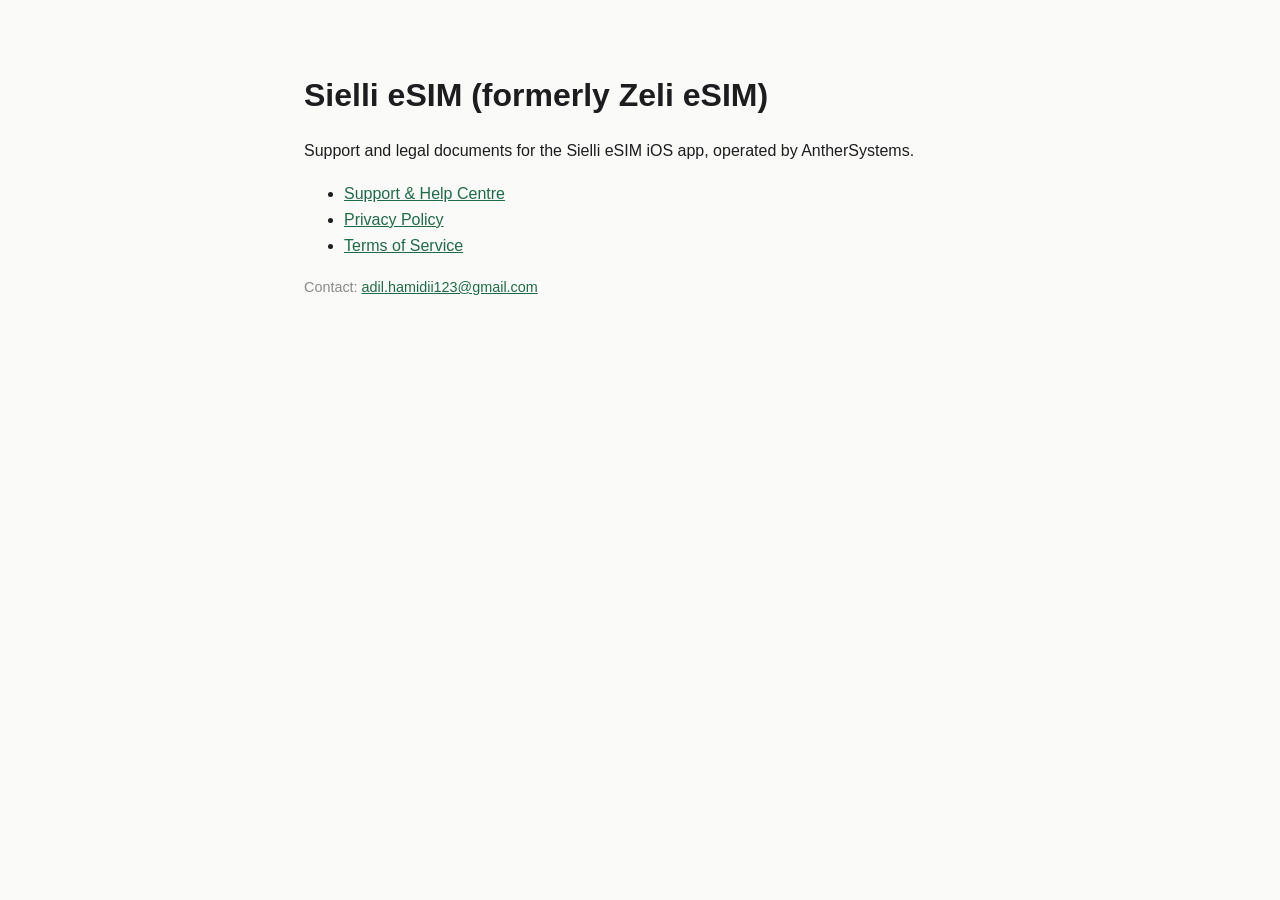
<file: index.html>
<!DOCTYPE html>
<html lang="en">
<head>
<meta charset="utf-8">
<meta name="viewport" content="width=device-width, initial-scale=1">
<title>Sielli eSIM — Support &amp; Legal</title>
<link rel="stylesheet" href="style.css">
</head>
<body>
<main>
<h1>Sielli eSIM (formerly Zeli eSIM)</h1>
<p>Support and legal documents for the Sielli eSIM iOS app, operated by AntherSystems.</p>
<ul>
<li><a href="support.html">Support &amp; Help Centre</a></li>
<li><a href="privacy.html">Privacy Policy</a></li>
<li><a href="terms.html">Terms of Service</a></li>
</ul>
<p class="footer">Contact: <a href="mailto:adil.hamidii123@gmail.com">adil.hamidii123@gmail.com</a></p>
</main>
</body>
</html>
</file>
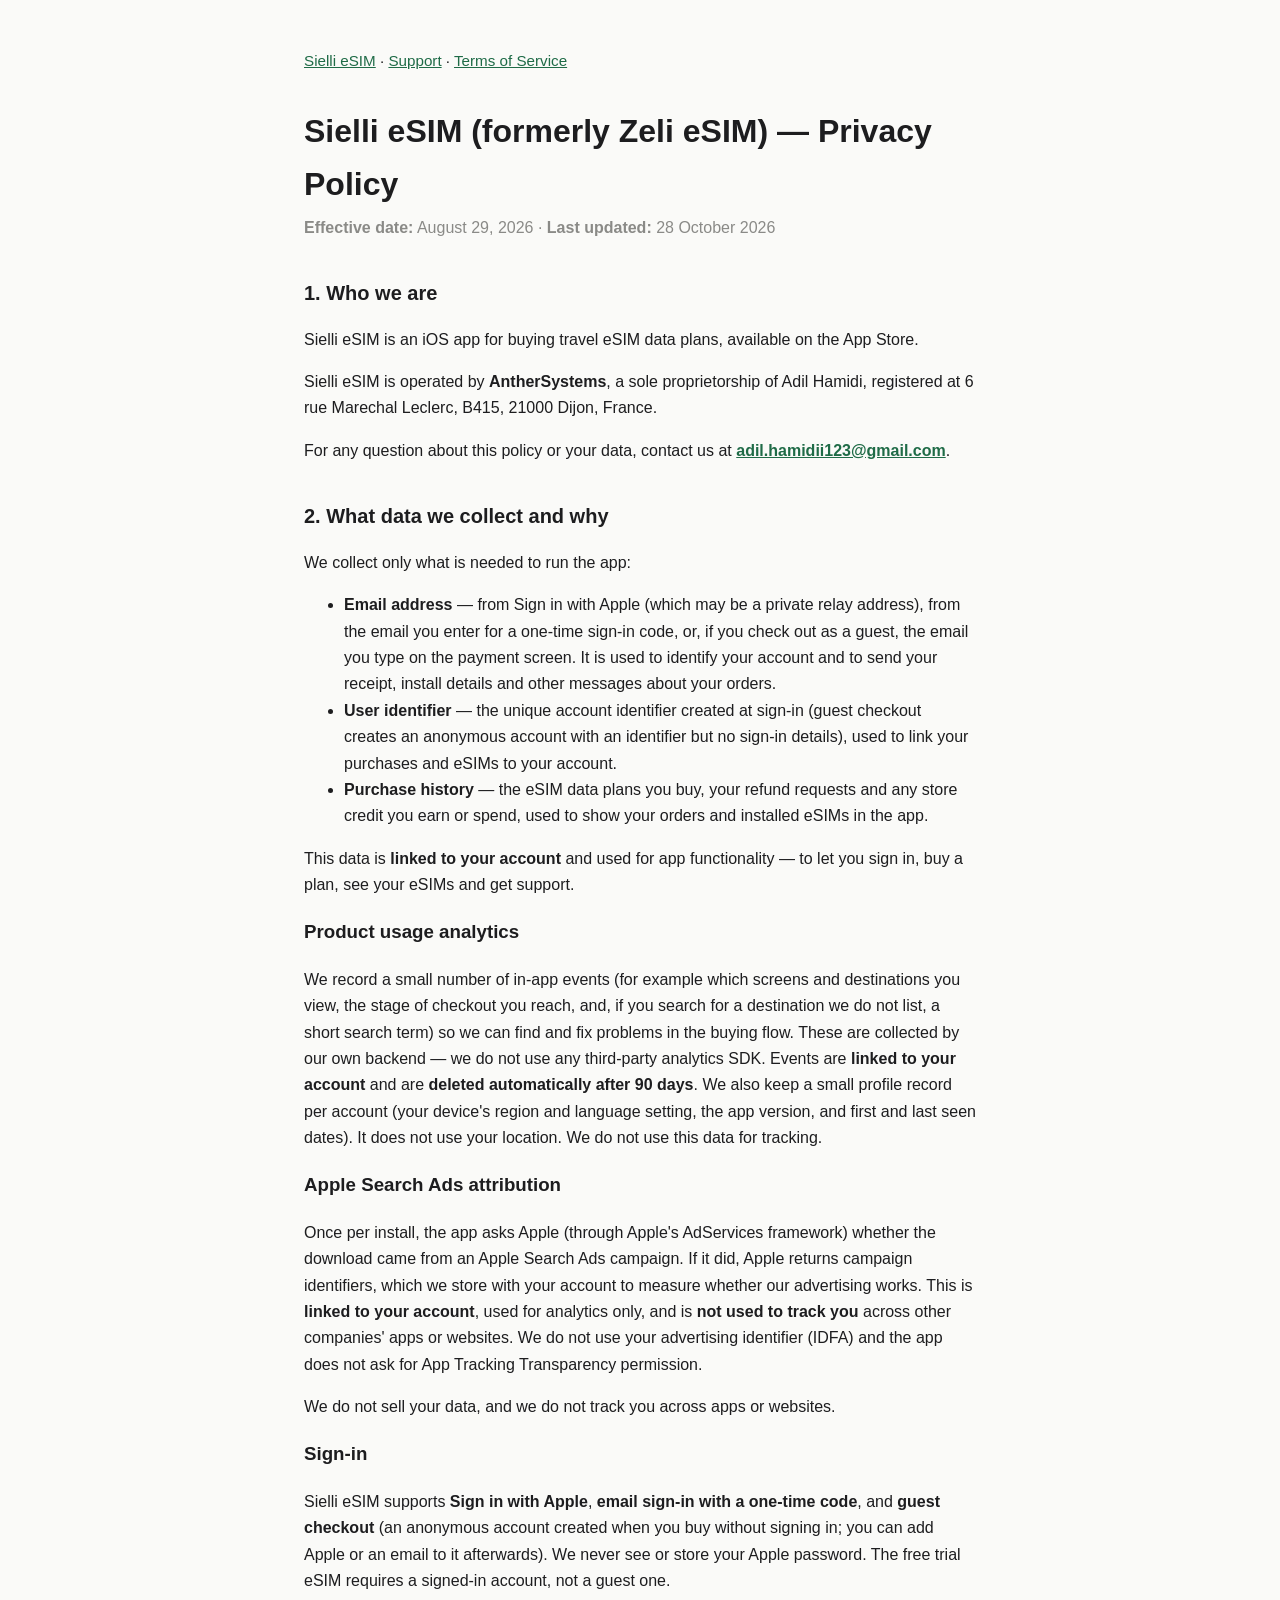
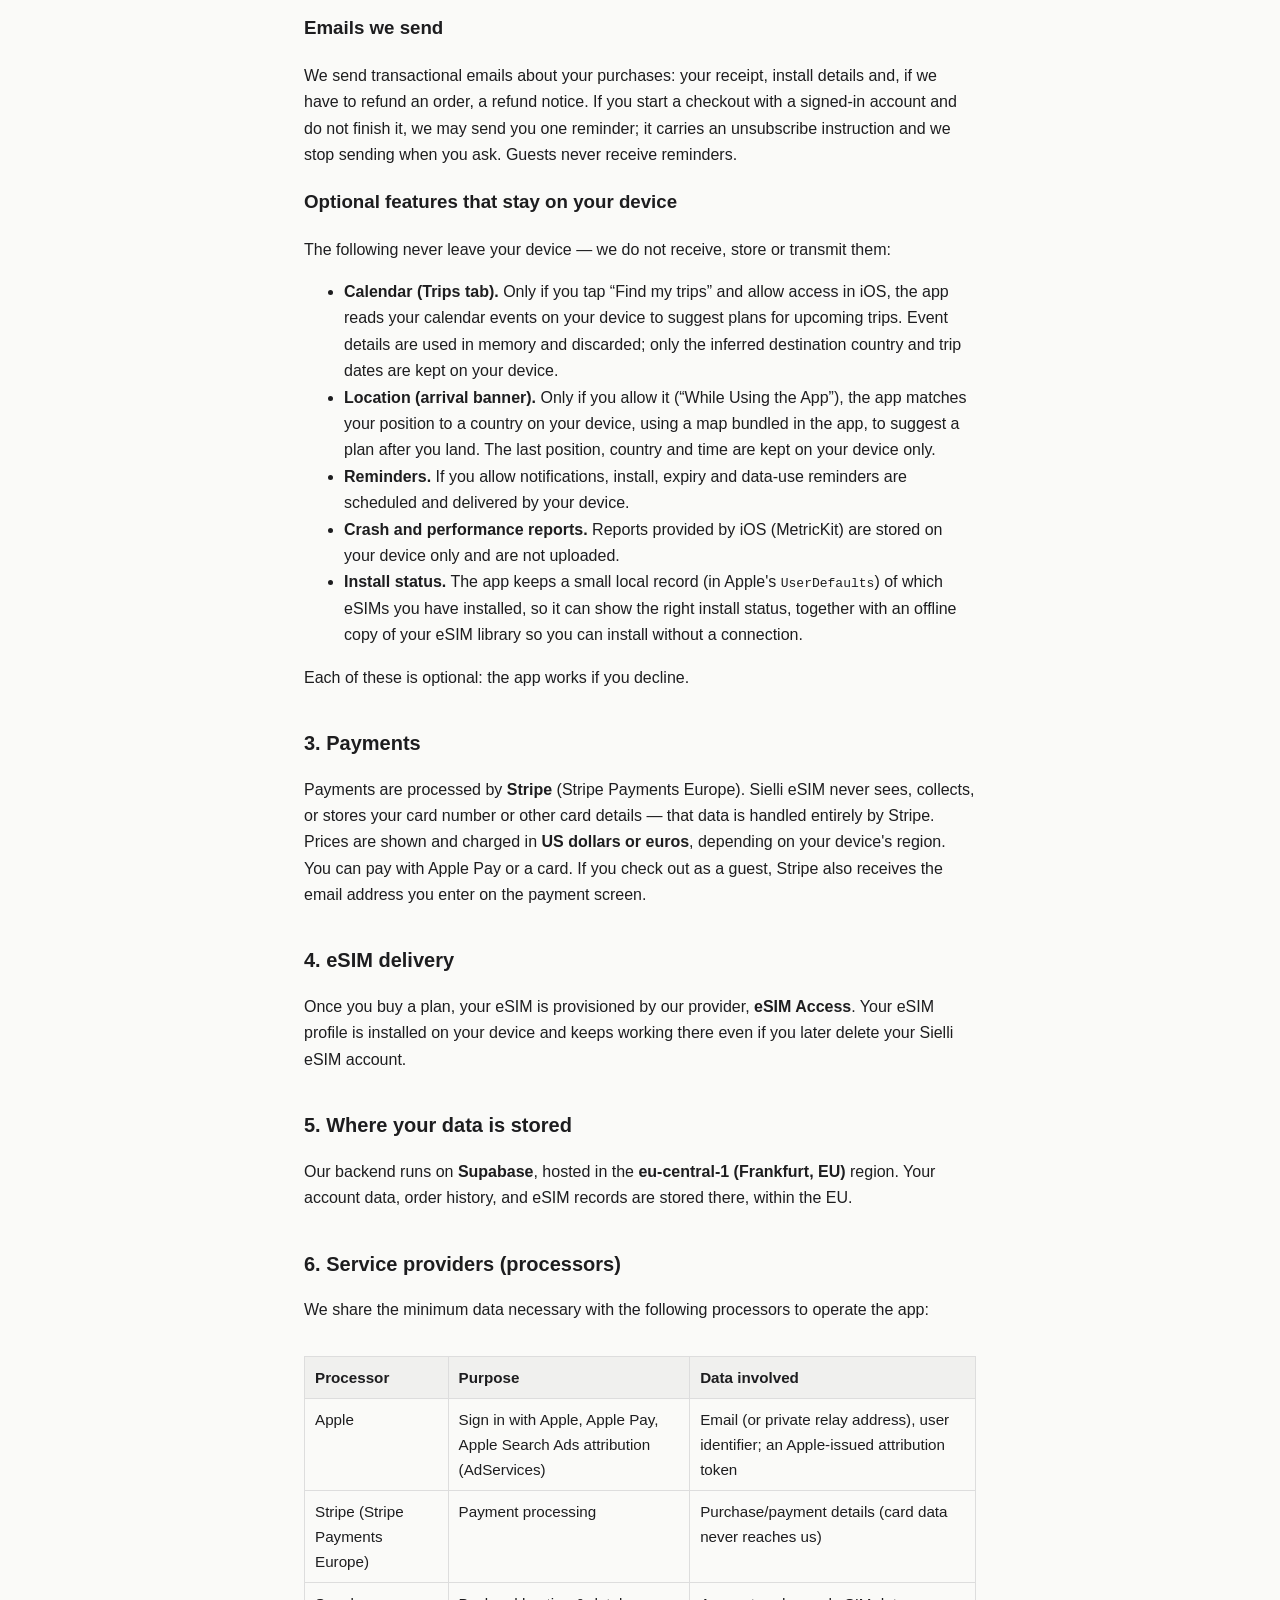
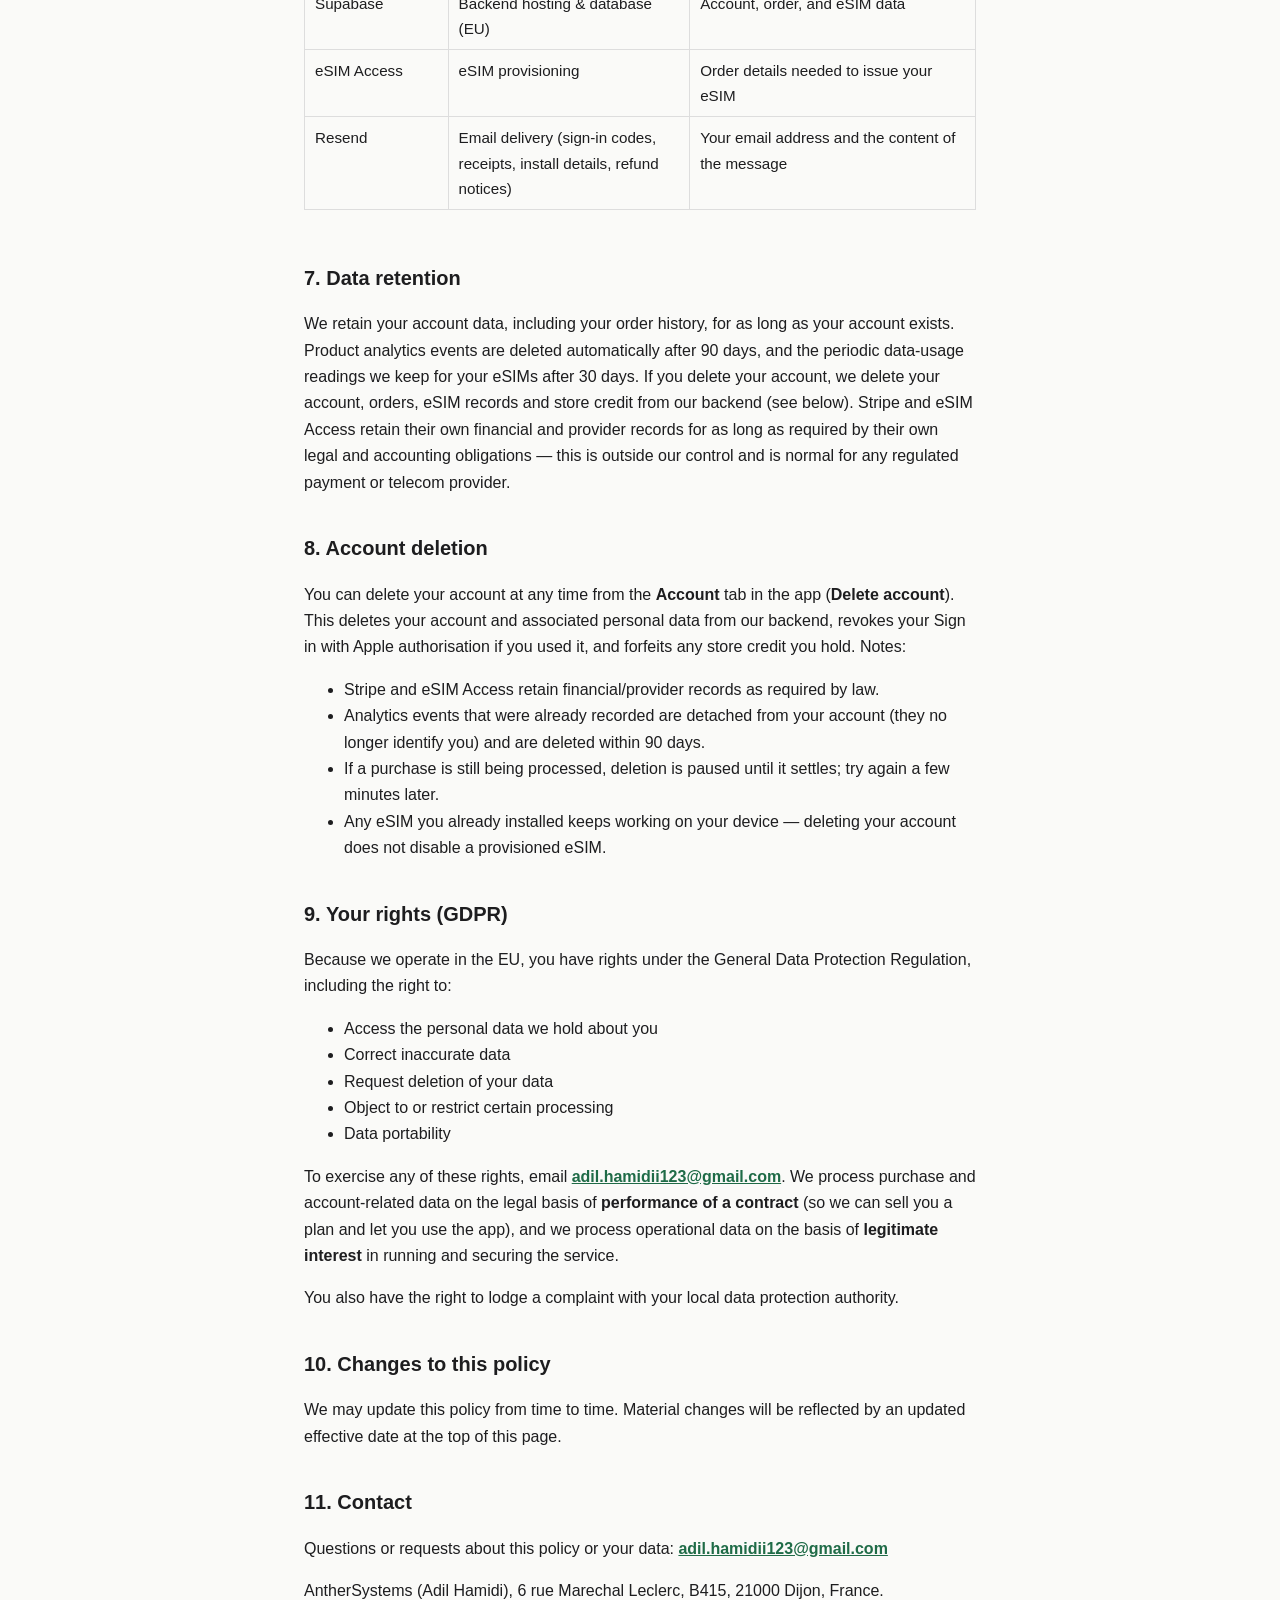
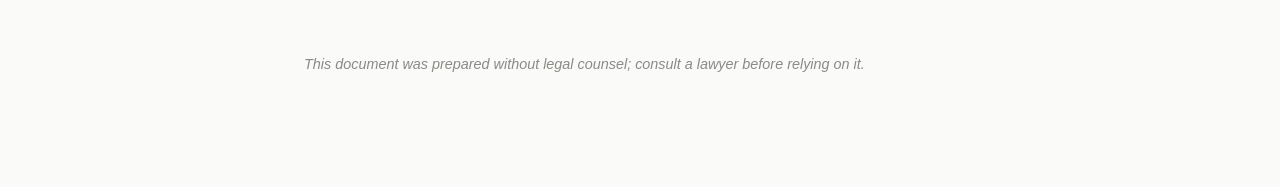
<file: privacy.html>
<!DOCTYPE html>
<html lang="en">
<head>
<meta charset="utf-8">
<meta name="viewport" content="width=device-width, initial-scale=1">
<title>Sielli eSIM — Privacy Policy</title>
<link rel="stylesheet" href="style.css">
</head>
<body>
<main>
<nav class="nav"><a href="index.html">Sielli eSIM</a> · <a href="support.html">Support</a> · <a href="terms.html">Terms of Service</a></nav>
<h1>Sielli eSIM (formerly Zeli eSIM) — Privacy Policy</h1>
<p class="effective"><strong>Effective date:</strong> August 29, 2026 · <strong>Last updated:</strong> 28 October 2026</p>

<h2>1. Who we are</h2>
<p>Sielli eSIM is an iOS app for buying travel eSIM data plans, available on the App Store.</p>
<p>Sielli eSIM is operated by <strong>AntherSystems</strong>, a sole proprietorship of Adil Hamidi, registered at 6 rue Marechal Leclerc, B415, 21000 Dijon, France.</p>
<p>For any question about this policy or your data, contact us at <a href="mailto:adil.hamidii123@gmail.com"><strong>adil.hamidii123@gmail.com</strong></a>.</p>

<h2>2. What data we collect and why</h2>
<p>We collect only what is needed to run the app:</p>
<ul>
<li><strong>Email address</strong> — from Sign in with Apple (which may be a private relay address), from the email you enter for a one-time sign-in code, or, if you check out as a guest, the email you type on the payment screen. It is used to identify your account and to send your receipt, install details and other messages about your orders.</li>
<li><strong>User identifier</strong> — the unique account identifier created at sign-in (guest checkout creates an anonymous account with an identifier but no sign-in details), used to link your purchases and eSIMs to your account.</li>
<li><strong>Purchase history</strong> — the eSIM data plans you buy, your refund requests and any store credit you earn or spend, used to show your orders and installed eSIMs in the app.</li>
</ul>
<p>This data is <strong>linked to your account</strong> and used for app functionality — to let you sign in, buy a plan, see your eSIMs and get support.</p>
<h3>Product usage analytics</h3>
<p>We record a small number of in-app events (for example which screens and destinations you view, the stage of checkout you reach, and, if you search for a destination we do not list, a short search term) so we can find and fix problems in the buying flow. These are collected by our own backend — we do not use any third-party analytics SDK. Events are <strong>linked to your account</strong> and are <strong>deleted automatically after 90 days</strong>. We also keep a small profile record per account (your device's region and language setting, the app version, and first and last seen dates). It does not use your location. We do not use this data for tracking.</p>
<h3>Apple Search Ads attribution</h3>
<p>Once per install, the app asks Apple (through Apple's AdServices framework) whether the download came from an Apple Search Ads campaign. If it did, Apple returns campaign identifiers, which we store with your account to measure whether our advertising works. This is <strong>linked to your account</strong>, used for analytics only, and is <strong>not used to track you</strong> across other companies' apps or websites. We do not use your advertising identifier (IDFA) and the app does not ask for App Tracking Transparency permission.</p>
<p>We do not sell your data, and we do not track you across apps or websites.</p>
<h3>Sign-in</h3>
<p>Sielli eSIM supports <strong>Sign in with Apple</strong>, <strong>email sign-in with a one-time code</strong>, and <strong>guest checkout</strong> (an anonymous account created when you buy without signing in; you can add Apple or an email to it afterwards). We never see or store your Apple password. The free trial eSIM requires a signed-in account, not a guest one.</p>
<h3>Emails we send</h3>
<p>We send transactional emails about your purchases: your receipt, install details and, if we have to refund an order, a refund notice. If you start a checkout with a signed-in account and do not finish it, we may send you one reminder; it carries an unsubscribe instruction and we stop sending when you ask. Guests never receive reminders.</p>
<h3>Optional features that stay on your device</h3>
<p>The following never leave your device — we do not receive, store or transmit them:</p>
<ul>
<li><strong>Calendar (Trips tab).</strong> Only if you tap “Find my trips” and allow access in iOS, the app reads your calendar events on your device to suggest plans for upcoming trips. Event details are used in memory and discarded; only the inferred destination country and trip dates are kept on your device.</li>
<li><strong>Location (arrival banner).</strong> Only if you allow it (“While Using the App”), the app matches your position to a country on your device, using a map bundled in the app, to suggest a plan after you land. The last position, country and time are kept on your device only.</li>
<li><strong>Reminders.</strong> If you allow notifications, install, expiry and data-use reminders are scheduled and delivered by your device.</li>
<li><strong>Crash and performance reports.</strong> Reports provided by iOS (MetricKit) are stored on your device only and are not uploaded.</li>
<li><strong>Install status.</strong> The app keeps a small local record (in Apple's <code>UserDefaults</code>) of which eSIMs you have installed, so it can show the right install status, together with an offline copy of your eSIM library so you can install without a connection.</li>
</ul>
<p>Each of these is optional: the app works if you decline.</p>

<h2>3. Payments</h2>
<p>Payments are processed by <strong>Stripe</strong> (Stripe Payments Europe). Sielli eSIM never sees, collects, or stores your card number or other card details — that data is handled entirely by Stripe. Prices are shown and charged in <strong>US dollars or euros</strong>, depending on your device's region. You can pay with Apple Pay or a card. If you check out as a guest, Stripe also receives the email address you enter on the payment screen.</p>

<h2>4. eSIM delivery</h2>
<p>Once you buy a plan, your eSIM is provisioned by our provider, <strong>eSIM Access</strong>. Your eSIM profile is installed on your device and keeps working there even if you later delete your Sielli eSIM account.</p>

<h2>5. Where your data is stored</h2>
<p>Our backend runs on <strong>Supabase</strong>, hosted in the <strong>eu-central-1 (Frankfurt, EU)</strong> region. Your account data, order history, and eSIM records are stored there, within the EU.</p>

<h2>6. Service providers (processors)</h2>
<p>We share the minimum data necessary with the following processors to operate the app:</p>
<div class="table-wrap">
<table>
<tr><th>Processor</th><th>Purpose</th><th>Data involved</th></tr>
<tr><td>Apple</td><td>Sign in with Apple, Apple Pay, Apple Search Ads attribution (AdServices)</td><td>Email (or private relay address), user identifier; an Apple-issued attribution token</td></tr>
<tr><td>Stripe (Stripe Payments Europe)</td><td>Payment processing</td><td>Purchase/payment details (card data never reaches us)</td></tr>
<tr><td>Supabase</td><td>Backend hosting &amp; database (EU)</td><td>Account, order, and eSIM data</td></tr>
<tr><td>eSIM Access</td><td>eSIM provisioning</td><td>Order details needed to issue your eSIM</td></tr>
<tr><td>Resend</td><td>Email delivery (sign-in codes, receipts, install details, refund notices)</td><td>Your email address and the content of the message</td></tr>
</table>
</div>

<h2>7. Data retention</h2>
<p>We retain your account data, including your order history, for as long as your account exists. Product analytics events are deleted automatically after 90 days, and the periodic data-usage readings we keep for your eSIMs after 30 days. If you delete your account, we delete your account, orders, eSIM records and store credit from our backend (see below). Stripe and eSIM Access retain their own financial and provider records for as long as required by their own legal and accounting obligations — this is outside our control and is normal for any regulated payment or telecom provider.</p>

<h2>8. Account deletion</h2>
<p>You can delete your account at any time from the <strong>Account</strong> tab in the app (<strong>Delete account</strong>). This deletes your account and associated personal data from our backend, revokes your Sign in with Apple authorisation if you used it, and forfeits any store credit you hold. Notes:</p>
<ul>
<li>Stripe and eSIM Access retain financial/provider records as required by law.</li>
<li>Analytics events that were already recorded are detached from your account (they no longer identify you) and are deleted within 90 days.</li>
<li>If a purchase is still being processed, deletion is paused until it settles; try again a few minutes later.</li>
<li>Any eSIM you already installed keeps working on your device — deleting your account does not disable a provisioned eSIM.</li>
</ul>

<h2>9. Your rights (GDPR)</h2>
<p>Because we operate in the EU, you have rights under the General Data Protection Regulation, including the right to:</p>
<ul>
<li>Access the personal data we hold about you</li>
<li>Correct inaccurate data</li>
<li>Request deletion of your data</li>
<li>Object to or restrict certain processing</li>
<li>Data portability</li>
</ul>
<p>To exercise any of these rights, email <a href="mailto:adil.hamidii123@gmail.com"><strong>adil.hamidii123@gmail.com</strong></a>. We process purchase and account-related data on the legal basis of <strong>performance of a contract</strong> (so we can sell you a plan and let you use the app), and we process operational data on the basis of <strong>legitimate interest</strong> in running and securing the service.</p>
<p>You also have the right to lodge a complaint with your local data protection authority.</p>

<h2>10. Changes to this policy</h2>
<p>We may update this policy from time to time. Material changes will be reflected by an updated effective date at the top of this page.</p>

<h2>11. Contact</h2>
<p>Questions or requests about this policy or your data: <a href="mailto:adil.hamidii123@gmail.com"><strong>adil.hamidii123@gmail.com</strong></a></p>
<p>AntherSystems (Adil Hamidi), 6 rue Marechal Leclerc, B415, 21000 Dijon, France.</p>

<p class="disclaimer">This document was prepared without legal counsel; consult a lawyer before relying on it.</p>
</main>
</body>
</html>
</file>
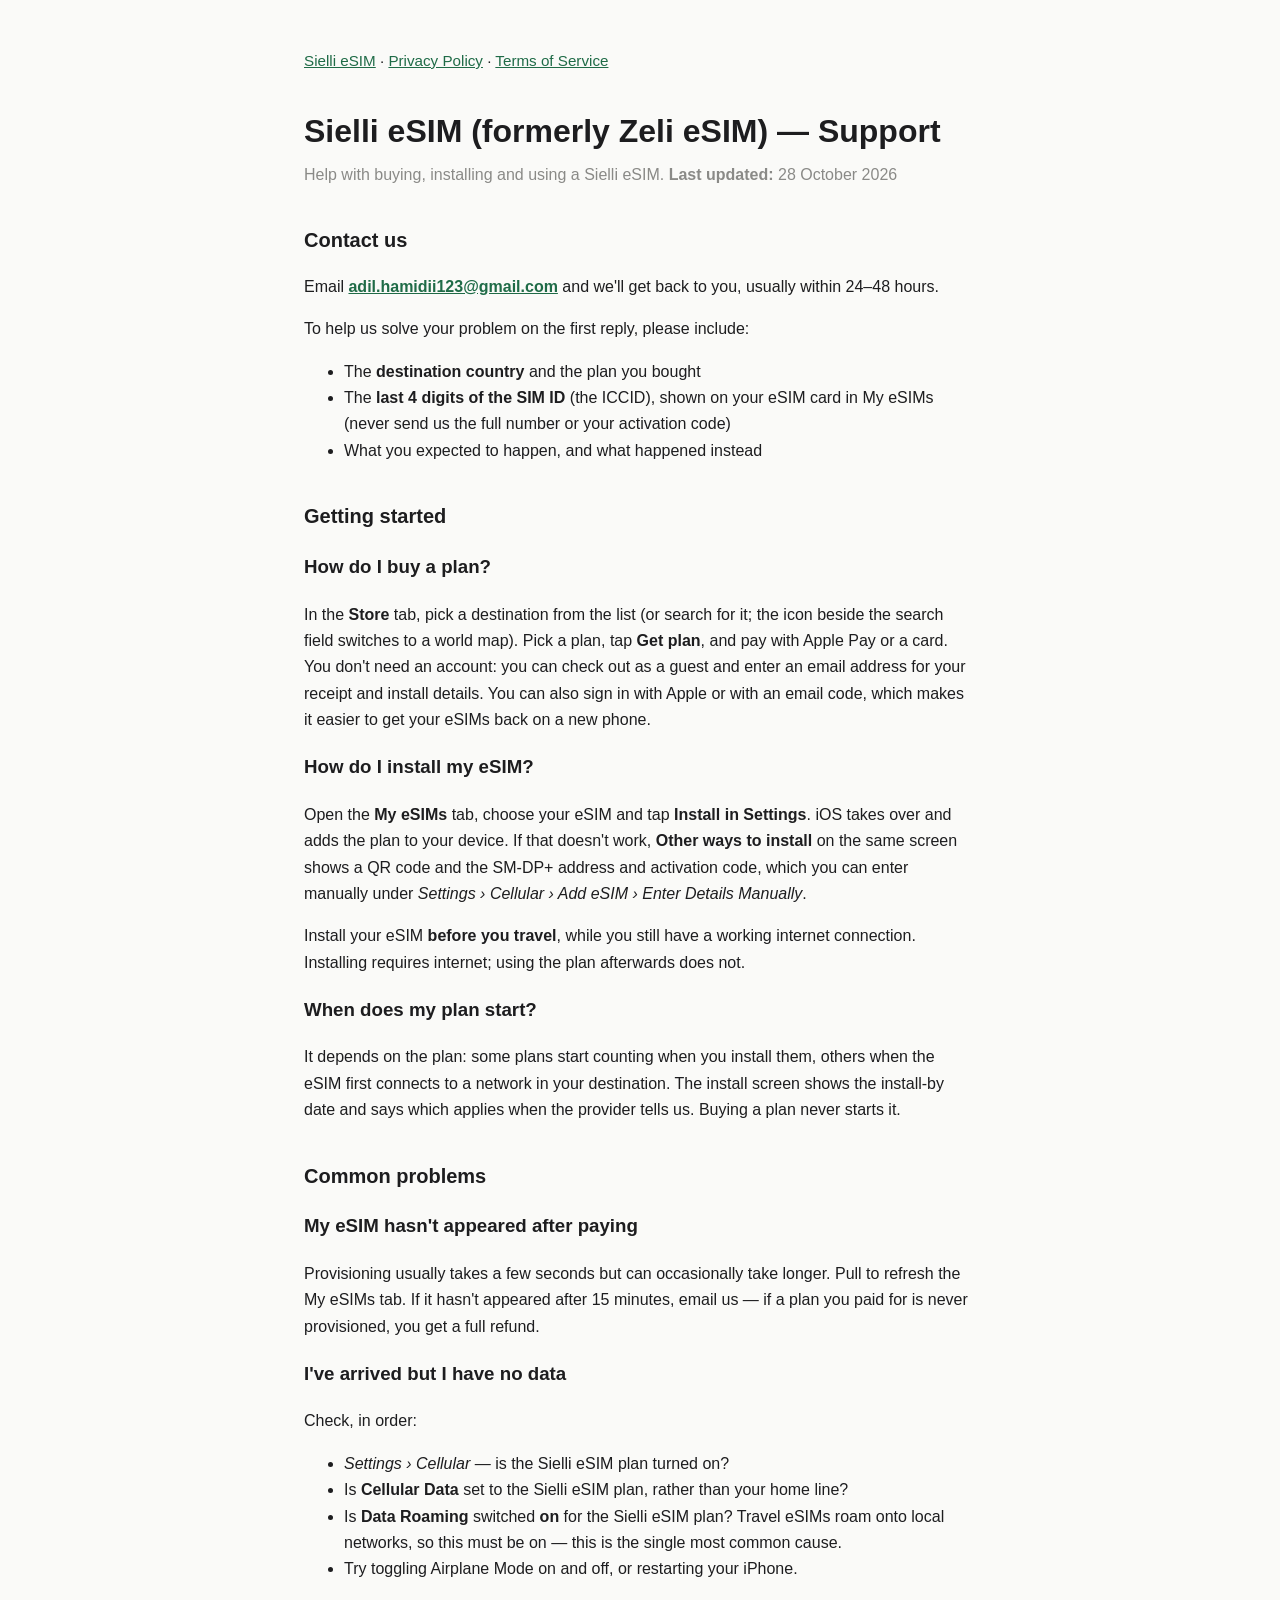
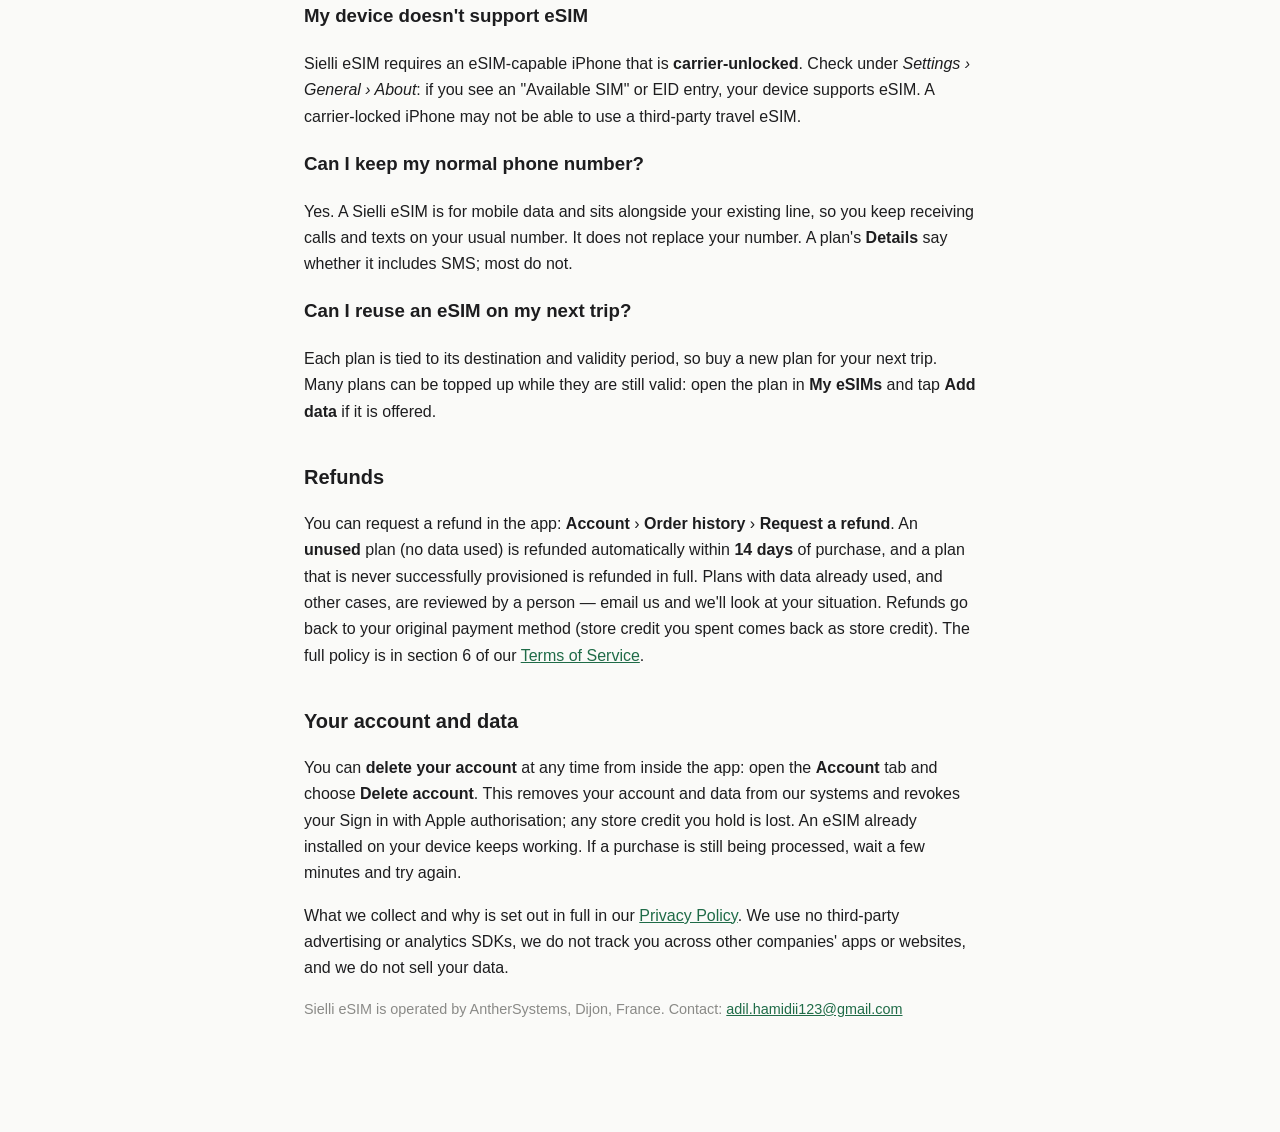
<file: support.html>
<!DOCTYPE html>
<html lang="en">
<head>
<meta charset="utf-8">
<meta name="viewport" content="width=device-width, initial-scale=1">
<title>Sielli eSIM — Support</title>
<link rel="stylesheet" href="style.css">
</head>
<body>
<main>
<nav class="nav"><a href="index.html">Sielli eSIM</a> · <a href="privacy.html">Privacy Policy</a> · <a href="terms.html">Terms of Service</a></nav>
<h1>Sielli eSIM (formerly Zeli eSIM) — Support</h1>
<p class="effective">Help with buying, installing and using a Sielli eSIM. <strong>Last updated:</strong> 28 October 2026</p>

<h2>Contact us</h2>
<p>Email <a href="mailto:adil.hamidii123@gmail.com"><strong>adil.hamidii123@gmail.com</strong></a> and we'll get back to you, usually within 24&ndash;48 hours.</p>
<p>To help us solve your problem on the first reply, please include:</p>
<ul>
<li>The <strong>destination country</strong> and the plan you bought</li>
<li>The <strong>last 4 digits of the SIM ID</strong> (the ICCID), shown on your eSIM card in My eSIMs (never send us the full number or your activation code)</li>
<li>What you expected to happen, and what happened instead</li>
</ul>

<h2>Getting started</h2>
<h3>How do I buy a plan?</h3>
<p>In the <strong>Store</strong> tab, pick a destination from the list (or search for it; the icon beside the search field switches to a world map). Pick a plan, tap <strong>Get plan</strong>, and pay with Apple Pay or a card. You don't need an account: you can check out as a guest and enter an email address for your receipt and install details. You can also sign in with Apple or with an email code, which makes it easier to get your eSIMs back on a new phone.</p>

<h3>How do I install my eSIM?</h3>
<p>Open the <strong>My eSIMs</strong> tab, choose your eSIM and tap <strong>Install in Settings</strong>. iOS takes over and adds the plan to your device. If that doesn't work, <strong>Other ways to install</strong> on the same screen shows a QR code and the SM-DP+ address and activation code, which you can enter manually under <em>Settings &rsaquo; Cellular &rsaquo; Add eSIM &rsaquo; Enter Details Manually</em>.</p>
<p>Install your eSIM <strong>before you travel</strong>, while you still have a working internet connection. Installing requires internet; using the plan afterwards does not.</p>

<h3>When does my plan start?</h3>
<p>It depends on the plan: some plans start counting when you install them, others when the eSIM first connects to a network in your destination. The install screen shows the install-by date and says which applies when the provider tells us. Buying a plan never starts it.</p>

<h2>Common problems</h2>
<h3>My eSIM hasn't appeared after paying</h3>
<p>Provisioning usually takes a few seconds but can occasionally take longer. Pull to refresh the My eSIMs tab. If it hasn't appeared after 15 minutes, email us &mdash; if a plan you paid for is never provisioned, you get a full refund.</p>

<h3>I've arrived but I have no data</h3>
<p>Check, in order:</p>
<ul>
<li><em>Settings &rsaquo; Cellular</em> &mdash; is the Sielli eSIM plan turned on?</li>
<li>Is <strong>Cellular Data</strong> set to the Sielli eSIM plan, rather than your home line?</li>
<li>Is <strong>Data Roaming</strong> switched <strong>on</strong> for the Sielli eSIM plan? Travel eSIMs roam onto local networks, so this must be on &mdash; this is the single most common cause.</li>
<li>Try toggling Airplane Mode on and off, or restarting your iPhone.</li>
</ul>

<h3>My device doesn't support eSIM</h3>
<p>Sielli eSIM requires an eSIM-capable iPhone that is <strong>carrier-unlocked</strong>. Check under <em>Settings &rsaquo; General &rsaquo; About</em>: if you see an "Available SIM" or EID entry, your device supports eSIM. A carrier-locked iPhone may not be able to use a third-party travel eSIM.</p>

<h3>Can I keep my normal phone number?</h3>
<p>Yes. A Sielli eSIM is for mobile data and sits alongside your existing line, so you keep receiving calls and texts on your usual number. It does not replace your number. A plan's <strong>Details</strong> say whether it includes SMS; most do not.</p>

<h3>Can I reuse an eSIM on my next trip?</h3>
<p>Each plan is tied to its destination and validity period, so buy a new plan for your next trip. Many plans can be topped up while they are still valid: open the plan in <strong>My eSIMs</strong> and tap <strong>Add data</strong> if it is offered.</p>

<h2>Refunds</h2>
<p>You can request a refund in the app: <strong>Account</strong> &rsaquo; <strong>Order history</strong> &rsaquo; <strong>Request a refund</strong>. An <strong>unused</strong> plan (no data used) is refunded automatically within <strong>14 days</strong> of purchase, and a plan that is never successfully provisioned is refunded in full. Plans with data already used, and other cases, are reviewed by a person &mdash; email us and we'll look at your situation. Refunds go back to your original payment method (store credit you spent comes back as store credit). The full policy is in section 6 of our <a href="terms.html">Terms of Service</a>.</p>

<h2>Your account and data</h2>
<p>You can <strong>delete your account</strong> at any time from inside the app: open the <strong>Account</strong> tab and choose <strong>Delete account</strong>. This removes your account and data from our systems and revokes your Sign in with Apple authorisation; any store credit you hold is lost. An eSIM already installed on your device keeps working. If a purchase is still being processed, wait a few minutes and try again.</p>
<p>What we collect and why is set out in full in our <a href="privacy.html">Privacy Policy</a>. We use no third-party advertising or analytics SDKs, we do not track you across other companies' apps or websites, and we do not sell your data.</p>

<p class="footer">Sielli eSIM is operated by AntherSystems, Dijon, France. Contact: <a href="mailto:adil.hamidii123@gmail.com">adil.hamidii123@gmail.com</a></p>
</main>
</body>
</html>
</file>
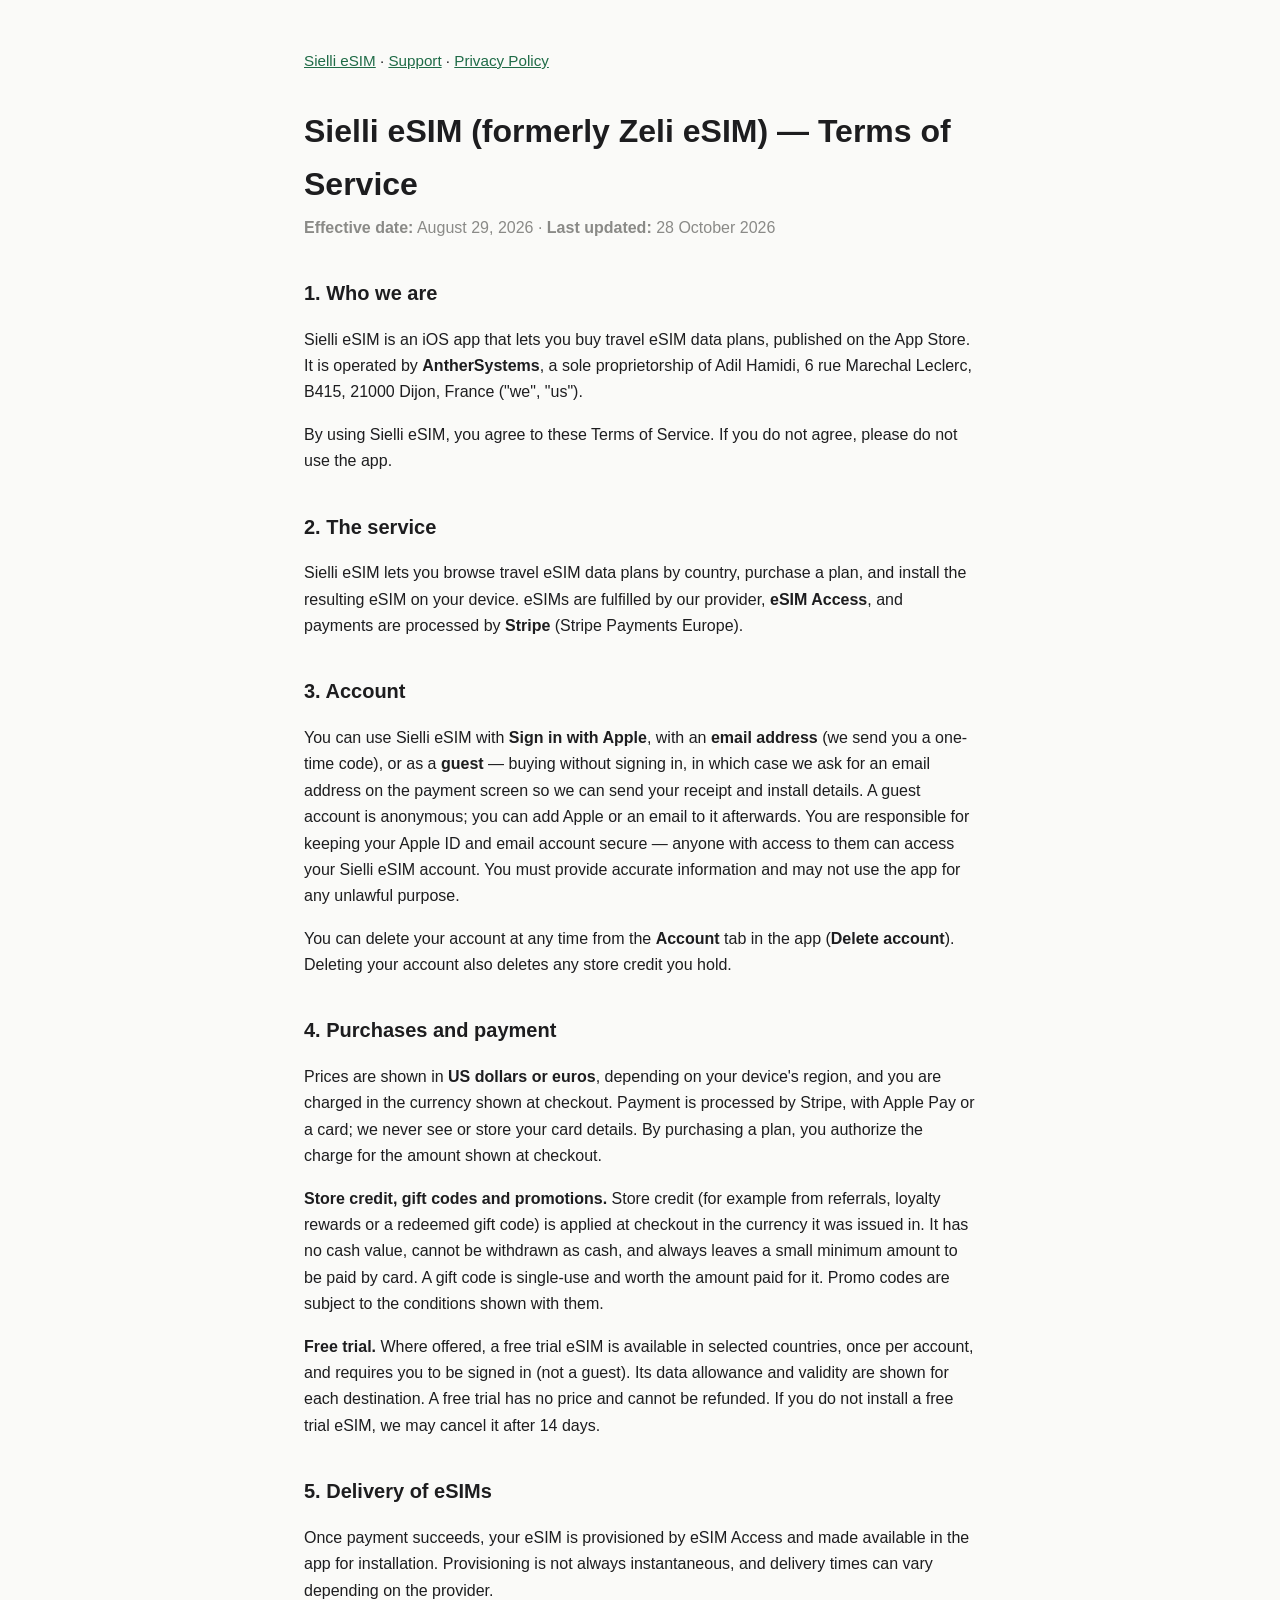
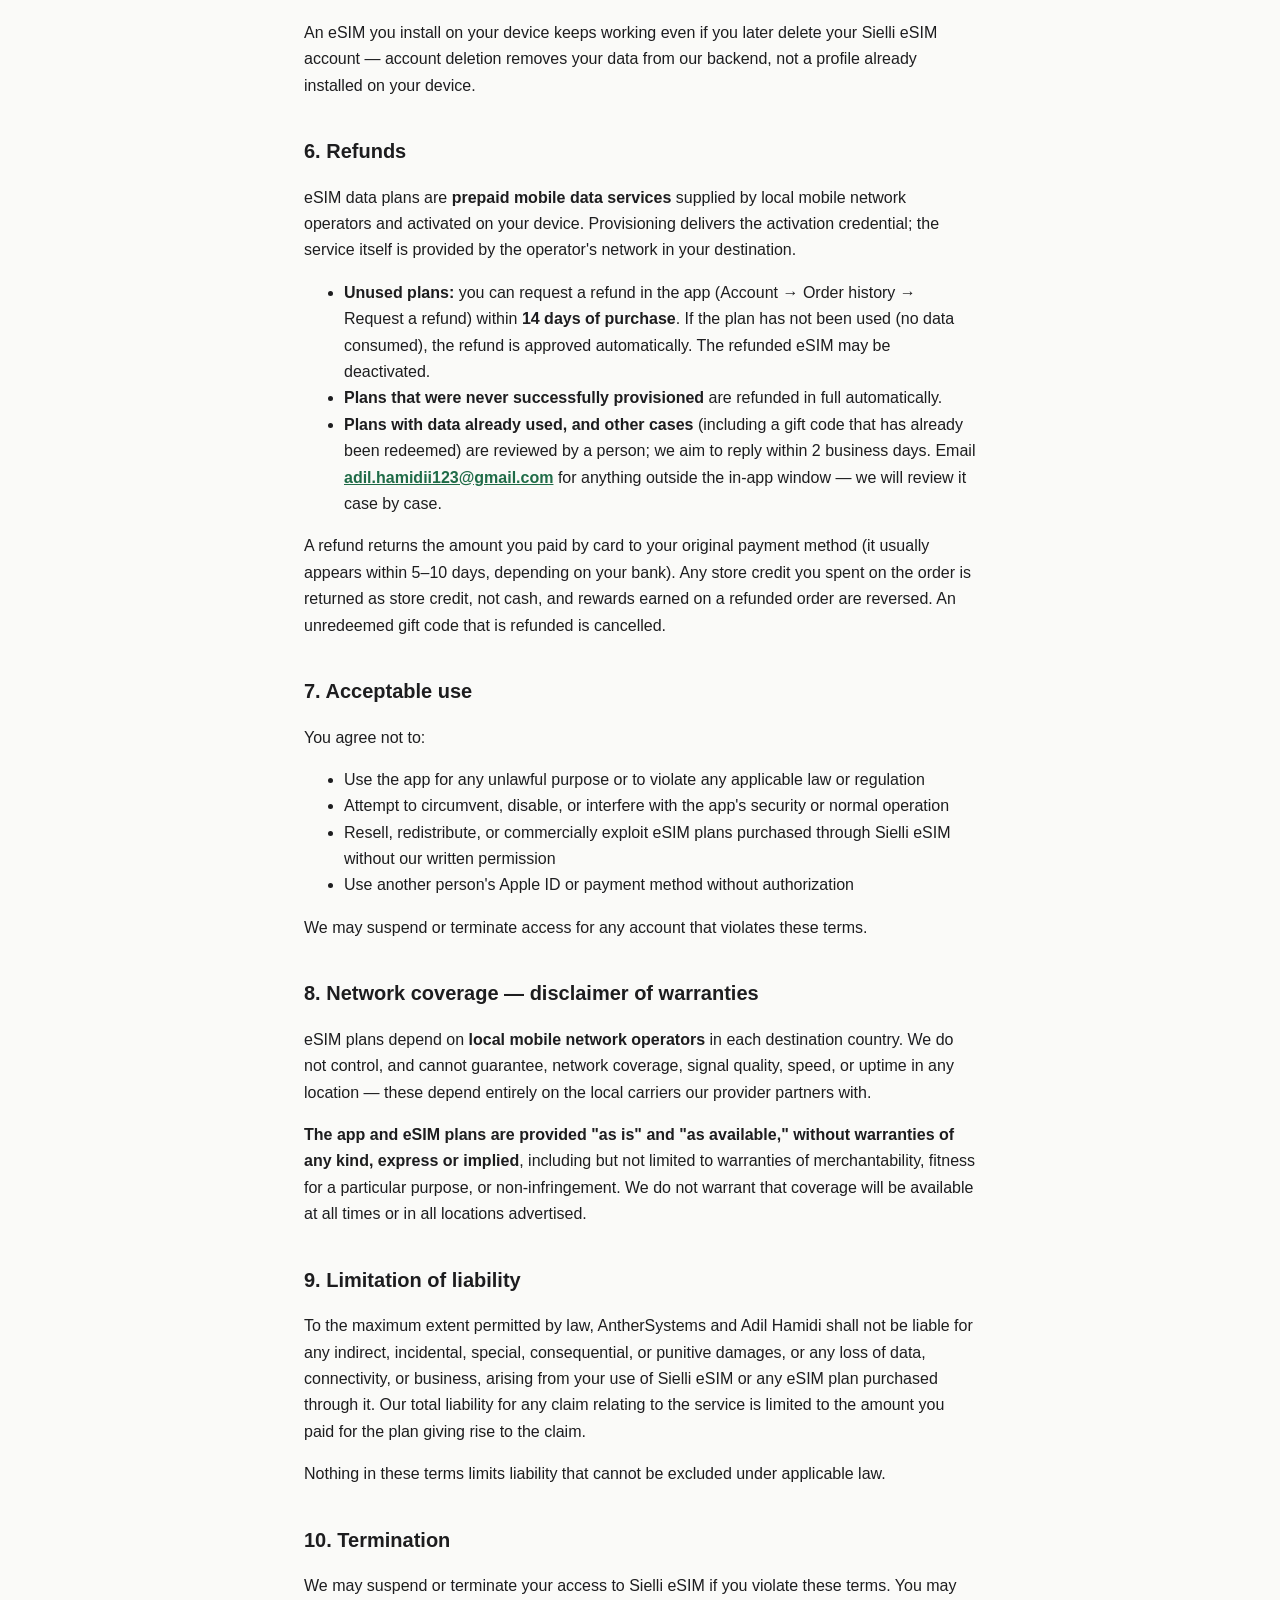
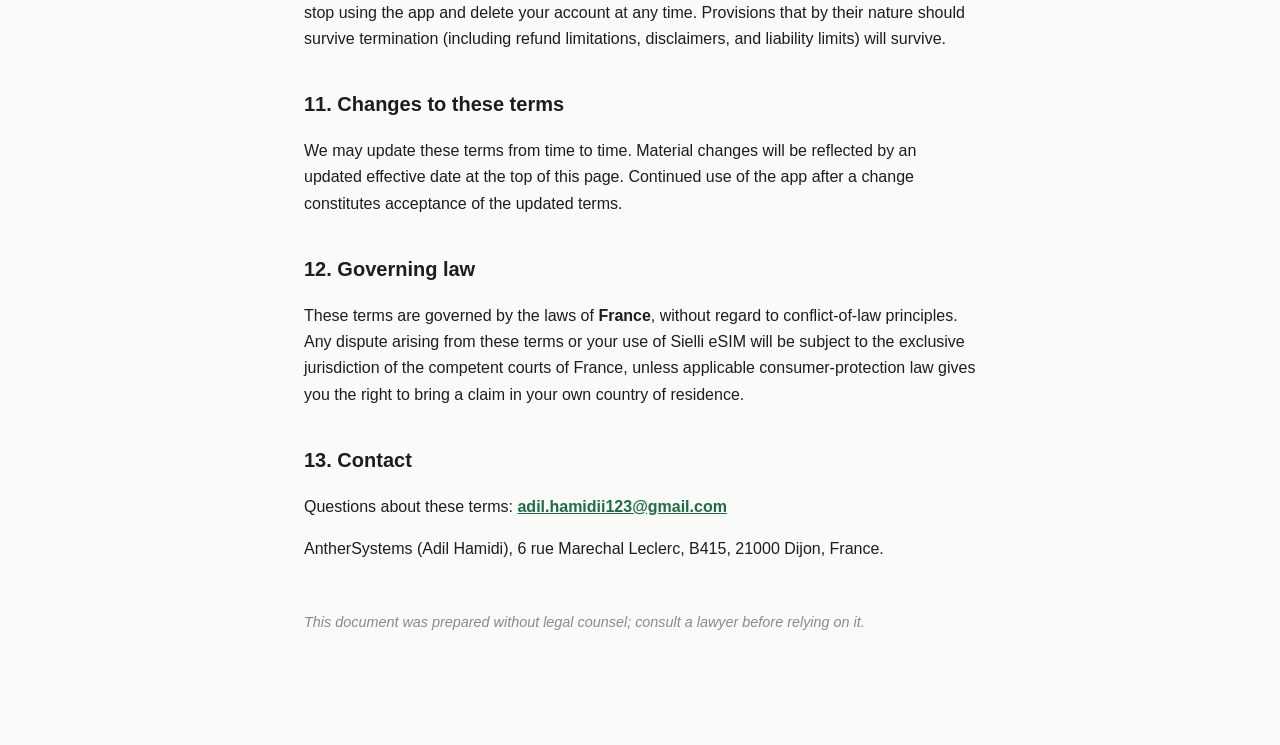
<file: terms.html>
<!DOCTYPE html>
<html lang="en">
<head>
<meta charset="utf-8">
<meta name="viewport" content="width=device-width, initial-scale=1">
<title>Sielli eSIM — Terms of Service</title>
<link rel="stylesheet" href="style.css">
</head>
<body>
<main>
<nav class="nav"><a href="index.html">Sielli eSIM</a> · <a href="support.html">Support</a> · <a href="privacy.html">Privacy Policy</a></nav>
<h1>Sielli eSIM (formerly Zeli eSIM) — Terms of Service</h1>
<p class="effective"><strong>Effective date:</strong> August 29, 2026 · <strong>Last updated:</strong> 28 October 2026</p>

<h2>1. Who we are</h2>
<p>Sielli eSIM is an iOS app that lets you buy travel eSIM data plans, published on the App Store. It is operated by <strong>AntherSystems</strong>, a sole proprietorship of Adil Hamidi, 6 rue Marechal Leclerc, B415, 21000 Dijon, France ("we", "us").</p>
<p>By using Sielli eSIM, you agree to these Terms of Service. If you do not agree, please do not use the app.</p>

<h2>2. The service</h2>
<p>Sielli eSIM lets you browse travel eSIM data plans by country, purchase a plan, and install the resulting eSIM on your device. eSIMs are fulfilled by our provider, <strong>eSIM Access</strong>, and payments are processed by <strong>Stripe</strong> (Stripe Payments Europe).</p>

<h2>3. Account</h2>
<p>You can use Sielli eSIM with <strong>Sign in with Apple</strong>, with an <strong>email address</strong> (we send you a one-time code), or as a <strong>guest</strong> — buying without signing in, in which case we ask for an email address on the payment screen so we can send your receipt and install details. A guest account is anonymous; you can add Apple or an email to it afterwards. You are responsible for keeping your Apple ID and email account secure — anyone with access to them can access your Sielli eSIM account. You must provide accurate information and may not use the app for any unlawful purpose.</p>
<p>You can delete your account at any time from the <strong>Account</strong> tab in the app (<strong>Delete account</strong>). Deleting your account also deletes any store credit you hold.</p>

<h2>4. Purchases and payment</h2>
<p>Prices are shown in <strong>US dollars or euros</strong>, depending on your device's region, and you are charged in the currency shown at checkout. Payment is processed by Stripe, with Apple Pay or a card; we never see or store your card details. By purchasing a plan, you authorize the charge for the amount shown at checkout.</p>
<p><strong>Store credit, gift codes and promotions.</strong> Store credit (for example from referrals, loyalty rewards or a redeemed gift code) is applied at checkout in the currency it was issued in. It has no cash value, cannot be withdrawn as cash, and always leaves a small minimum amount to be paid by card. A gift code is single-use and worth the amount paid for it. Promo codes are subject to the conditions shown with them.</p>
<p><strong>Free trial.</strong> Where offered, a free trial eSIM is available in selected countries, once per account, and requires you to be signed in (not a guest). Its data allowance and validity are shown for each destination. A free trial has no price and cannot be refunded. If you do not install a free trial eSIM, we may cancel it after 14 days.</p>

<h2>5. Delivery of eSIMs</h2>
<p>Once payment succeeds, your eSIM is provisioned by eSIM Access and made available in the app for installation. Provisioning is not always instantaneous, and delivery times can vary depending on the provider.</p>
<p>An eSIM you install on your device keeps working even if you later delete your Sielli eSIM account — account deletion removes your data from our backend, not a profile already installed on your device.</p>

<h2>6. Refunds</h2>
<p>eSIM data plans are <strong>prepaid mobile data services</strong> supplied by local mobile network operators and activated on your device. Provisioning delivers the activation credential; the service itself is provided by the operator's network in your destination.</p>
<ul>
<li><strong>Unused plans:</strong> you can request a refund in the app (Account → Order history → Request a refund) within <strong>14 days of purchase</strong>. If the plan has not been used (no data consumed), the refund is approved automatically. The refunded eSIM may be deactivated.</li>
<li><strong>Plans that were never successfully provisioned</strong> are refunded in full automatically.</li>
<li><strong>Plans with data already used, and other cases</strong> (including a gift code that has already been redeemed) are reviewed by a person; we aim to reply within 2 business days. Email <a href="mailto:adil.hamidii123@gmail.com"><strong>adil.hamidii123@gmail.com</strong></a> for anything outside the in-app window — we will review it case by case.</li>
</ul>
<p>A refund returns the amount you paid by card to your original payment method (it usually appears within 5&ndash;10 days, depending on your bank). Any store credit you spent on the order is returned as store credit, not cash, and rewards earned on a refunded order are reversed. An unredeemed gift code that is refunded is cancelled.</p>

<h2>7. Acceptable use</h2>
<p>You agree not to:</p>
<ul>
<li>Use the app for any unlawful purpose or to violate any applicable law or regulation</li>
<li>Attempt to circumvent, disable, or interfere with the app's security or normal operation</li>
<li>Resell, redistribute, or commercially exploit eSIM plans purchased through Sielli eSIM without our written permission</li>
<li>Use another person's Apple ID or payment method without authorization</li>
</ul>
<p>We may suspend or terminate access for any account that violates these terms.</p>

<h2>8. Network coverage — disclaimer of warranties</h2>
<p>eSIM plans depend on <strong>local mobile network operators</strong> in each destination country. We do not control, and cannot guarantee, network coverage, signal quality, speed, or uptime in any location — these depend entirely on the local carriers our provider partners with.</p>
<p><strong>The app and eSIM plans are provided "as is" and "as available," without warranties of any kind, express or implied</strong>, including but not limited to warranties of merchantability, fitness for a particular purpose, or non-infringement. We do not warrant that coverage will be available at all times or in all locations advertised.</p>

<h2>9. Limitation of liability</h2>
<p>To the maximum extent permitted by law, AntherSystems and Adil Hamidi shall not be liable for any indirect, incidental, special, consequential, or punitive damages, or any loss of data, connectivity, or business, arising from your use of Sielli eSIM or any eSIM plan purchased through it. Our total liability for any claim relating to the service is limited to the amount you paid for the plan giving rise to the claim.</p>
<p>Nothing in these terms limits liability that cannot be excluded under applicable law.</p>

<h2>10. Termination</h2>
<p>We may suspend or terminate your access to Sielli eSIM if you violate these terms. You may stop using the app and delete your account at any time. Provisions that by their nature should survive termination (including refund limitations, disclaimers, and liability limits) will survive.</p>

<h2>11. Changes to these terms</h2>
<p>We may update these terms from time to time. Material changes will be reflected by an updated effective date at the top of this page. Continued use of the app after a change constitutes acceptance of the updated terms.</p>

<h2>12. Governing law</h2>
<p>These terms are governed by the laws of <strong>France</strong>, without regard to conflict-of-law principles. Any dispute arising from these terms or your use of Sielli eSIM will be subject to the exclusive jurisdiction of the competent courts of France, unless applicable consumer-protection law gives you the right to bring a claim in your own country of residence.</p>

<h2>13. Contact</h2>
<p>Questions about these terms: <a href="mailto:adil.hamidii123@gmail.com"><strong>adil.hamidii123@gmail.com</strong></a></p>
<p>AntherSystems (Adil Hamidi), 6 rue Marechal Leclerc, B415, 21000 Dijon, France.</p>

<p class="disclaimer">This document was prepared without legal counsel; consult a lawyer before relying on it.</p>
</main>
</body>
</html>
</file>
<file: style.css>
:root { color-scheme: light dark; }
* { box-sizing: border-box; }
body {
  margin: 0;
  font-family: -apple-system, BlinkMacSystemFont, "Segoe UI", Roboto, Helvetica, Arial, sans-serif;
  line-height: 1.65;
  color: #1d1d1f;
  background: #fafaf8;
}
@media (prefers-color-scheme: dark) {
  body { color: #e8e8e6; background: #161615; }
  a { color: #7fb69b; }
  table, th, td { border-color: #3a3a38 !important; }
  th { background: #242422 !important; }
  .footer, .disclaimer { color: #9a9a97 !important; }
}
main { max-width: 720px; margin: 0 auto; padding: 48px 24px 96px; }
h1 { font-size: 2rem; margin-bottom: 0.25rem; }
h2 { font-size: 1.25rem; margin-top: 2.25rem; }
a { color: #1f6b47; }
.effective { color: #8a8a87; margin-top: 0; }
table { border-collapse: collapse; width: 100%; margin: 1rem 0; font-size: 0.95rem; }
th, td { border: 1px solid #ddd; padding: 8px 10px; text-align: left; vertical-align: top; }
th { background: #f0f0ee; }
.table-wrap { overflow-x: auto; }
.nav { margin-bottom: 2rem; font-size: 0.95rem; }
.disclaimer { margin-top: 3rem; font-style: italic; color: #8a8a87; font-size: 0.9rem; }
.footer { margin-top: 1rem; color: #8a8a87; font-size: 0.9rem; }
</file>
